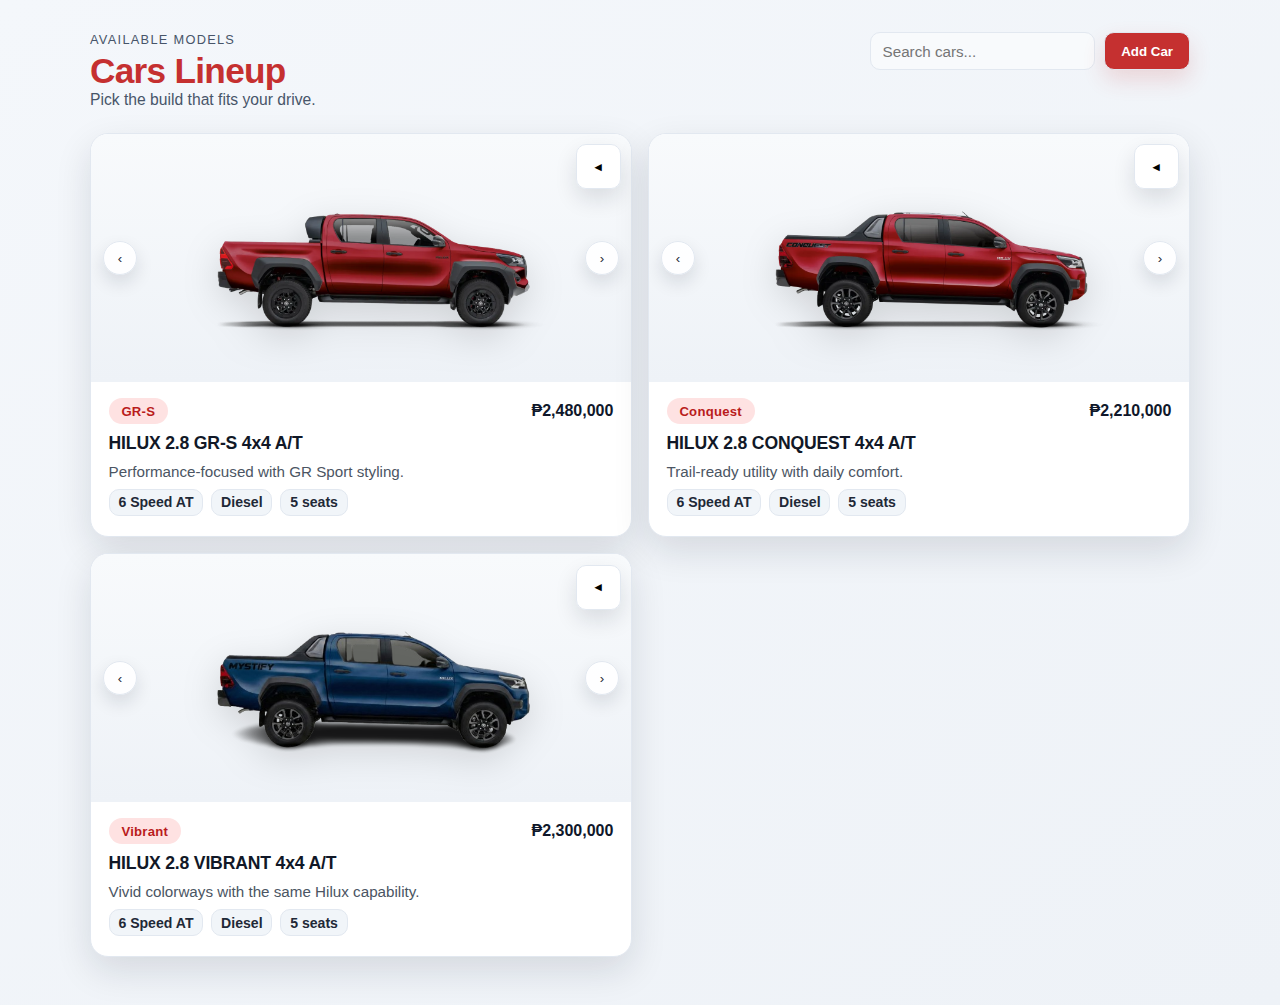
<file: components/car.html>
<!DOCTYPE html>
<html lang="en">

<head>
    <meta charset="UTF-8">
    <meta name="viewport" content="width=device-width, initial-scale=1.0">
    <title>Car Management</title>
    <link rel="stylesheet" href="../style/global.css">
</head>

<body class="car-body">
    <main class="car-listing">
        <header class="car-listing__header">
            <div>
                <p class="car-listing__eyebrow">Available Models</p>
                <h1 class="car-listing__title">Cars Lineup</h1>
                <p class="car-listing__subtitle">Pick the build that fits your drive.</p>
            </div>
            <div class="car-listing__controls">
                <input id="car-search" class="car-listing__search" type="text" placeholder="Search cars...">
                <button id="car-add-btn" class="car-listing__add-btn" type="button">Add Car</button>
            </div>
        </header>

        <section class="car-grid">
            <article class="car-card" data-car-id="grs">
                <div class="car-card__actions">
                    <button class="car-card__action car-card__action--menu" type="button" aria-label="Actions for GR-S" data-car-id="grs">
                        <span class="car-card__action-icon">◂</span>
                    </button>
                    <div class="car-card__menu" aria-hidden="true">
                        <button class="car-card__menu-item car-card__menu-view" type="button" data-car-id="grs">
                            <img class="car-card__menu-icon" src="../assets/icons/pencil.svg" alt="" aria-hidden="true">
                        </button>
                        <button class="car-card__menu-item car-card__menu-delete" type="button" data-car-id="grs">
                            <img class="car-card__menu-icon" src="../assets/icons/trash-2.svg" alt="" aria-hidden="true">
                        </button>
                    </div>
                </div>
                <div class="car-card__media">
                    <button class="car-card__color-nav car-card__color-nav--prev is-hidden" type="button" aria-label="Previous color" data-nav="prev">&lsaquo;</button>
                    <img class="car-card__image" src="../assets/hilux2.8_gr_red.webp" alt="Hilux 2.8 GR-S in red">
                    <button class="car-card__color-nav car-card__color-nav--next is-hidden" type="button" aria-label="Next color" data-nav="next">&rsaquo;</button>
                </div>
                <div class="car-card__content">
                    <div class="car-card__meta">
                        <span class="car-card__badge">GR-S</span>
                        <span class="car-card__price">₱2,480,000</span>
                    </div>
                    <h2 class="car-card__title">HILUX 2.8 GR-S 4x4 A/T</h2>
                    <p class="car-card__text">Performance-focused with GR Sport styling.</p>
                    <div class="car-card__specs">
                        <span>6 Speed AT</span>
                        <span>Diesel</span>
                        <span>5 seats</span>
                    </div>
                </div>
            </article>

            <article class="car-card" data-car-id="conquest">
                <div class="car-card__actions">
                    <button class="car-card__action car-card__action--menu" type="button" aria-label="Actions for Conquest" data-car-id="conquest">
                        <span class="car-card__action-icon">◂</span>
                    </button>
                    <div class="car-card__menu" aria-hidden="true">
                        <button class="car-card__menu-item car-card__menu-view" type="button" data-car-id="conquest">
                            <img class="car-card__menu-icon" src="../assets/icons/pencil.svg" alt="" aria-hidden="true">
                        </button>
                        <button class="car-card__menu-item car-card__menu-delete" type="button" data-car-id="conquest">
                            <img class="car-card__menu-icon" src="../assets/icons/trash-2.svg" alt="" aria-hidden="true">
                        </button>
                    </div>
                </div>
                <div class="car-card__media">
                    <button class="car-card__color-nav car-card__color-nav--prev is-hidden" type="button" aria-label="Previous color" data-nav="prev">&lsaquo;</button>
                    <img class="car-card__image" src="../assets/hilux2.8_con_red.webp" alt="Hilux 2.8 Conquest in red">
                    <button class="car-card__color-nav car-card__color-nav--next is-hidden" type="button" aria-label="Next color" data-nav="next">&rsaquo;</button>
                </div>
                <div class="car-card__content">
                    <div class="car-card__meta">
                        <span class="car-card__badge">Conquest</span>
                        <span class="car-card__price">₱2,210,000</span>
                    </div>
                    <h2 class="car-card__title">HILUX 2.8 CONQUEST 4x4 A/T</h2>
                    <p class="car-card__text">Trail-ready utility with daily comfort.</p>
                    <div class="car-card__specs">
                        <span>6 Speed AT</span>
                        <span>Diesel</span>
                        <span>5 seats</span>
                    </div>
                </div>
            </article>

            <article class="car-card" data-car-id="vibrant">
                <div class="car-card__actions">
                    <button class="car-card__action car-card__action--menu" type="button" aria-label="Actions for Vibrant" data-car-id="vibrant">
                        <span class="car-card__action-icon">◂</span>
                    </button>
                    <div class="car-card__menu" aria-hidden="true">
                        <button class="car-card__menu-item car-card__menu-view" type="button" data-car-id="vibrant">
                            <img class="car-card__menu-icon" src="../assets/icons/pencil.svg" alt="" aria-hidden="true">
                        </button>
                        <button class="car-card__menu-item car-card__menu-delete" type="button" data-car-id="vibrant">
                            <img class="car-card__menu-icon" src="../assets/icons/trash-2.svg" alt="" aria-hidden="true">
                        </button>
                    </div>
                </div>
                <div class="car-card__media">
                    <button class="car-card__color-nav car-card__color-nav--prev is-hidden" type="button" aria-label="Previous color" data-nav="prev">&lsaquo;</button>
                    <img class="car-card__image" src="../assets/hilux2.8_vibrant_blue.png" alt="Hilux 2.8 Vibrant in blue">
                    <button class="car-card__color-nav car-card__color-nav--next is-hidden" type="button" aria-label="Next color" data-nav="next">&rsaquo;</button>
                </div>
                <div class="car-card__content">
                    <div class="car-card__meta">
                        <span class="car-card__badge">Vibrant</span>
                        <span class="car-card__price">₱2,300,000</span>
                    </div>
                    <h2 class="car-card__title">HILUX 2.8 VIBRANT 4x4 A/T</h2>
                    <p class="car-card__text">Vivid colorways with the same Hilux capability.</p>
                    <div class="car-card__specs">
                        <span>6 Speed AT</span>
                        <span>Diesel</span>
                        <span>5 seats</span>
                    </div>
                </div>
            </article>
        </section>
    </main>
    <div id="car-modal-root" class="car-modal__overlay is-hidden"></div>
    <div id="car-form-modal-root" class="car-modal__overlay is-hidden"></div>

    <script src="../script/jquery.min.js"></script>
    <script src="../script/localstorage.js"></script>
    <script src="../script/car.js"></script>
    <script src="../script/search.js"></script>
</body>

</html>
</file>
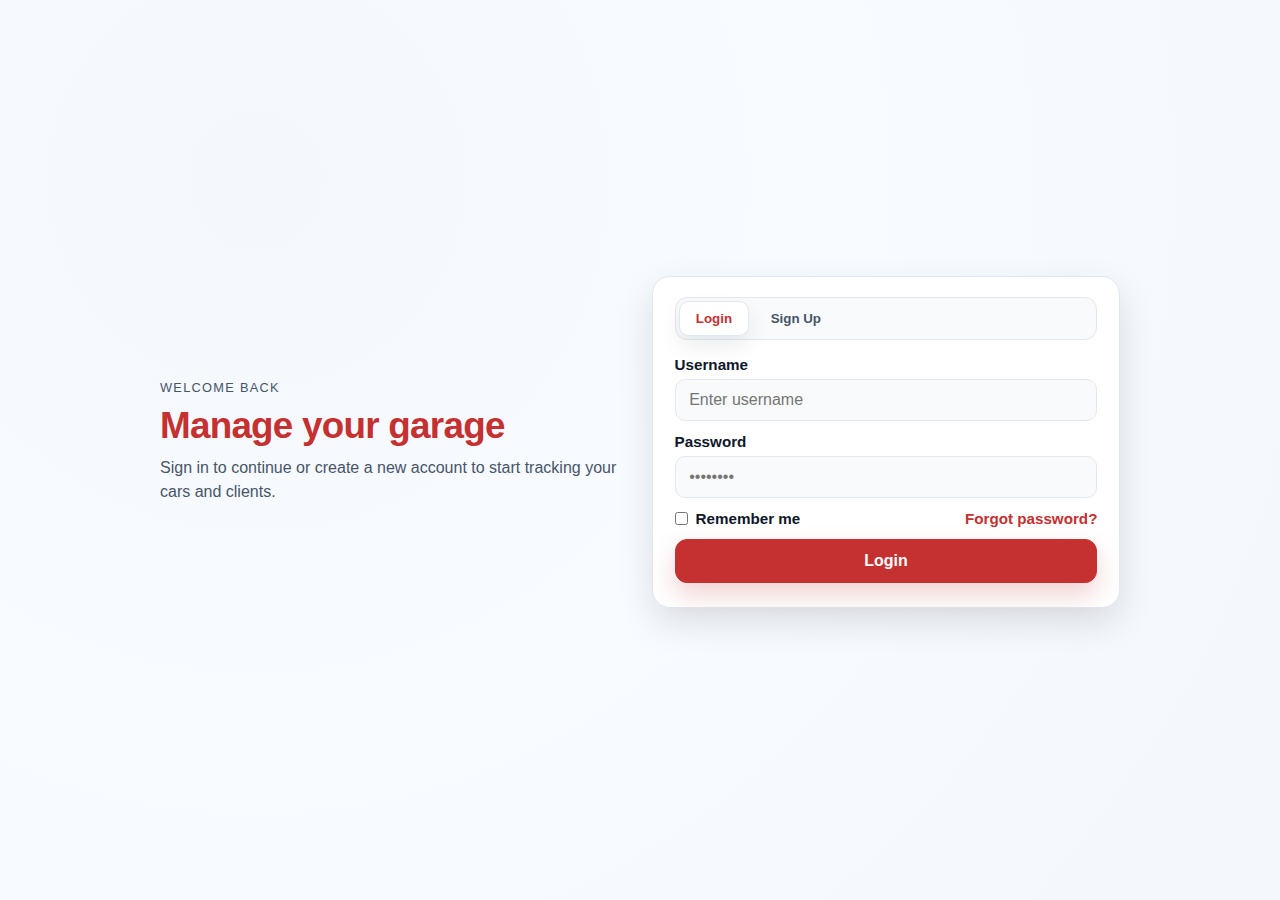
<file: components/loginsignupform.html>
<!DOCTYPE html>
<html lang="en">

<head>
    <meta charset="UTF-8">
    <meta name="viewport" content="width=device-width, initial-scale=1.0">
    <title>Login / Sign Up</title>
    <link rel="stylesheet" href="../style/global.css">
</head>

<body class="auth-body">
    <main class="auth">
        <section class="auth__intro">
            <p class="auth__eyebrow">Welcome back</p>
            <h1 class="auth__title">Manage your garage</h1>
            <p class="auth__text">Sign in to continue or create a new account to start tracking your cars and clients.</p>
        </section>

        <section class="auth__card">
            <div class="auth__tabs" role="tablist" aria-label="Auth form tabs">
                <button class="auth__tab is-active" data-tab="login" type="button" aria-selected="true">Login</button>
                <button class="auth__tab" data-tab="signup" type="button" aria-selected="false">Sign Up</button>
            </div>

            <form class="auth__form" id="auth-login" aria-label="Login form">
                <div id="auth-toast" class="auth__toast is-hidden" role="status"></div>
                <label class="auth__label">
                    <span>Username</span>
                    <input class="auth__input" type="text" name="username" placeholder="Enter username" required>
                </label>
                <label class="auth__label">
                    <span>Password</span>
                    <input class="auth__input" type="password" name="password" placeholder="••••••••" required>
                </label>
                <div class="auth__actions">
                    <label class="auth__checkbox">
                        <input type="checkbox" name="remember">
                        <span>Remember me</span>
                    </label>
                    <a class="auth__link" href="#">Forgot password?</a>
                </div>
                <button class="auth__submit" type="submit">Login</button>
            </form>

            <form class="auth__form is-hidden" id="auth-signup" aria-label="Sign up form">
                <label class="auth__label">
                    <span>Username</span>
                    <input class="auth__input" type="text" name="username" placeholder="Create a username" required>
                </label>
                <label class="auth__label">
                    <span>Password</span>
                    <input class="auth__input" type="password" name="password" placeholder="Create a password" required>
                </label>
                <button class="auth__submit" type="submit">Create account</button>
            </form>
        </section>
    </main>

    <script>
        (() => {
            const tabs = document.querySelectorAll('.auth__tab');
            const loginForm = document.getElementById('auth-login');
            const signupForm = document.getElementById('auth-signup');
            const ROLE_KEY = 'app-role';
            const USER_KEY = 'app-user-current';
            const USERS_KEY = 'app-users';
            const toast = document.getElementById('auth-toast');

            const setActive = (tab) => {
                tabs.forEach((btn) => {
                    const isActive = btn === tab;
                    btn.classList.toggle('is-active', isActive);
                    btn.setAttribute('aria-selected', String(isActive));
                });

                const target = tab.dataset.tab;
                if (target === 'login') {
                    loginForm.classList.remove('is-hidden');
                    signupForm.classList.add('is-hidden');
                } else {
                    signupForm.classList.remove('is-hidden');
                    loginForm.classList.add('is-hidden');
                }
            };

            const loadUsers = () => {
                try {
                    const raw = window.localStorage && localStorage.getItem(USERS_KEY);
                    return raw ? JSON.parse(raw) : [];
                } catch (e) {
                    return [];
                }
            };

            const saveUsers = (users) => {
                try {
                    window.localStorage && localStorage.setItem(USERS_KEY, JSON.stringify(users));
                } catch (e) {
                    // ignore storage errors
                }
            };

            const setRole = (role) => {
                try {
                    window.localStorage && localStorage.setItem(ROLE_KEY, role);
                } catch (e) {
                    // ignore storage errors
                }
            };

            const setUser = (username) => {
                try {
                    window.localStorage && localStorage.setItem(USER_KEY, username);
                } catch (e) {
                    // ignore storage errors
                }
            };

            const showToast = (message, type = 'error') => {
                if (!toast) return;
                toast.textContent = message;
                toast.classList.remove('is-hidden', 'auth__toast--success', 'auth__toast--error');
                toast.classList.add(type === 'success' ? 'auth__toast--success' : 'auth__toast--error');
            };

            const handleLoginSubmit = (event) => {
                event.preventDefault();
                const form = event.target;
                const username = (form.username?.value || '').trim().toLowerCase();
                const password = (form.password?.value || '').trim().toLowerCase();

                const isAdmin = username === 'admin' && password === 'admin';

                if (isAdmin) {
                    setRole('admin');
                    setUser('admin');
                    showToast('Login successful. Redirecting...', 'success');
                    window.parent.postMessage({ loginSuccess: true, role: 'admin', user: 'admin' }, '*');
                    return;
                }

                const users = loadUsers();
                const match = users.find((u) => u.username === username && u.password === password);
                if (!match) {
                    showToast('Invalid credentials. Please try again or sign up.', 'error');
                    return;
                }

                setRole('client');
                setUser(username);
                showToast('Login successful. Redirecting...', 'success');
                window.parent.postMessage({ loginSuccess: true, role: 'client', user: username }, '*');
            };

            const handleSignupSubmit = (event) => {
                event.preventDefault();
                const form = event.target;
                const username = (form.username?.value || '').trim().toLowerCase();
                const password = (form.password?.value || '').trim().toLowerCase();

                if (!username || !password) {
                    showToast('Please provide a username and password.', 'error');
                    return;
                }

                const users = loadUsers();
                const exists = users.some((u) => u.username === username);
                if (exists) {
                    showToast('Username already exists. Choose another or login.', 'error');
                    return;
                }

                users.push({ username, password });
                saveUsers(users);
                form.reset();
                loginForm.username.value = username;
                loginForm.password.value = '';
                setActive(tabs[0]);
                showToast('Account created. Please login.', 'success');
                loginForm.username.focus();
            };

            tabs.forEach((btn) => {
                btn.addEventListener('click', () => setActive(btn));
            });

            loginForm.addEventListener('submit', handleLoginSubmit);
            signupForm.addEventListener('submit', handleSignupSubmit);
        })();
    </script>
</body>

</html>
</file>
<file: style/global.css>
* {
    margin: 0;
    padding: 0;
    box-sizing: border-box;
}

body {
    font-family: Arial, sans-serif;
    margin: 0;
    padding: 0;
}

:root {
    --nav-surface: rgba(255, 255, 255, 0.82);
    --nav-border: rgba(15, 23, 42, 0.08);
    --nav-text: #0f172a;
    --nav-muted: #475569;
    --nav-accent: #c53030;
    --nav-blur: 10px;
}

/* Main page styles */
body.main-page {
    display: grid;
    grid-template-rows: auto 1fr;
    height: 100vh;
    width: 100vw;
    overflow: hidden;
    gap: 0;
}

.menu-row {
    grid-row: 1;
    overflow: hidden;
    margin: 0;
    padding: 0;
    line-height: 0;
}

.menu-row iframe {
    height: 50px;
    vertical-align: top;
}

.car-row {
    grid-row: 2;
    overflow: auto;
    margin: 0;
    padding: 0;
}

iframe {
    width: 100%;
    height: 100%;
    border: none;
    display: block;
}

/* Menu/Navbar styles */
body.menu-body {
    margin: 0;
    padding: 0;
    background: transparent;
}

nav#main-nav.nav-bar {
    position: fixed;
    top: 0.4rem;
    left: 0.75rem;
    right: 0.75rem;
    z-index: 1000;
    margin: 0;
    padding: 0.35rem 0.75rem;
    background: var(--nav-surface);
    border: 1px solid var(--nav-border);
    border-radius: 14px;
    box-shadow: 0 10px 30px rgba(15, 23, 42, 0.12);
    backdrop-filter: blur(var(--nav-blur));
    -webkit-backdrop-filter: blur(var(--nav-blur));
}

.nav-inner {
    display: flex;
    align-items: center;
    justify-content: space-between;
    gap: 1rem;
    max-width: 1100px;
    margin: 0 auto;
}

.nav-brand {
    display: inline-flex;
    align-items: center;
    gap: 0.45rem;
    font-weight: 800;
    letter-spacing: 0.03em;
    color: var(--nav-text);
    text-transform: uppercase;
}

.nav-brand__mark {
    width: 14px;
    height: 14px;
    border-radius: 999px;
    background: linear-gradient(135deg, var(--nav-accent), #f97316);
    box-shadow: 0 6px 16px rgba(197, 48, 48, 0.35);
}

.nav-brand__text {
    font-size: 0.95rem;
}

.nav-links {
    list-style: none;
    display: flex;
    gap: 0.5rem;
    margin: 0;
    padding: 0;
}

.nav-links li {
    display: inline-flex;
}

.nav-links a {
    position: relative;
    display: inline-flex;
    align-items: center;
    gap: 0.4rem;
    padding: 0.45rem 0.9rem;
    color: var(--nav-text);
    text-decoration: none;
    font-weight: 600;
    font-size: 0.95rem;
    border-radius: 999px;
    transition: color 0.2s ease, background-color 0.2s ease, box-shadow 0.2s ease;
}

.nav-links a:hover {
    color: var(--nav-accent);
    background: rgba(197, 48, 48, 0.08);
    box-shadow: 0 8px 20px rgba(15, 23, 42, 0.08);
}

.nav-links a.active {
    background: var(--nav-accent);
    color: #fff;
    box-shadow: 0 10px 24px rgba(197, 48, 48, 0.3);
}

@media (max-width: 640px) {
    .nav-inner {
        gap: 0.6rem;
    }

    .nav-brand__text {
        display: none;
    }

    .nav-links a {
        padding: 0.4rem 0.8rem;
        font-size: 0.9rem;
    }
}

/* Home carousel */
.home-body {
    background: radial-gradient(circle at 20% 20%, #f4f7fb, #f8fbff 45%, #f4f7fb 90%);
    min-height: 100vh;
    display: flex;
    align-items: center;
    justify-content: center;
    padding: 1rem 1rem;
    color: #111827;
}

.car-carousel {
    max-width: 1100px;
    width: min(1100px, 100%);
    margin: 0 auto;
    display: grid;
    gap: 10px;
    text-align: center;
}

.car-carousel__top {
    display: flex;
    align-items: flex-start;
    justify-content: space-between;
    gap: 1rem;
    flex-wrap: wrap;
}

.car-carousel__title-group {
    display: flex;
    flex-direction: column;
    gap: 0.4rem;
    align-items: flex-start;
}

.car-carousel__badge {
    display: inline-flex;
    align-items: center;
    gap: 0.35rem;
    padding: 0.35rem 0.75rem;
    background: #e8f0ff;
    color: #1d4ed8;
    font-weight: 600;
    border-radius: 999px;
    letter-spacing: 0.01em;
    text-transform: uppercase;
    font-size: 0.75rem;
}

.car-carousel__heading {
    font-size: clamp(1.5rem, 2.4vw, 2rem);
    font-weight: 800;
    letter-spacing: -0.015em;
    color: #c53030;
    text-transform: uppercase;
    text-align: left;
}

.car-carousel__price-card {
    background: #f8fafc;
    border: 1px solid #e2e8f0;
    border-radius: 16px;
    padding: 1.1rem 1.25rem;
    box-shadow: 0 16px 40px rgba(0, 0, 0, 0.08);
    min-width: 260px;
    display: grid;
    gap: 0.35rem;
    text-align: left;
}

.car-carousel__price-main {
    display: flex;
    align-items: baseline;
    gap: 0.4rem;
    color: #111827;
}

.car-carousel__currency {
    font-size: 1.3rem;
    font-weight: 700;
}

.car-carousel__price-value {
    font-size: 1.9rem;
    font-weight: 800;
    letter-spacing: -0.015em;
}

.car-carousel__price-label {
    text-transform: uppercase;
    letter-spacing: 0.08em;
    font-size: 0.7rem;
    color: #6b7280;
    margin-top: -2px;
}

.car-carousel__meta {
    display: grid;
    grid-template-columns: repeat(3, minmax(0, 1fr));
    gap: 0.65rem;
    margin-top: 0.4rem;
}

.car-carousel__meta-item {
    display: grid;
    gap: 0.15rem;
}

.car-carousel__meta-value {
    font-weight: 700;
    color: #1f2937;
    font-size: 0.95rem;
}

.car-carousel__meta-label {
    text-transform: uppercase;
    letter-spacing: 0.06em;
    font-size: 0.68rem;
    color: #6b7280;
}

.car-carousel__interest-btn {
    margin-top: 0.5rem;
    width: 100%;
    padding: 0.7rem 0.9rem;
    border-radius: 12px;
    border: 1px solid #c53030;
    background: #c53030;
    color: #fff;
    font-weight: 800;
    cursor: pointer;
    box-shadow: 0 12px 24px rgba(197, 48, 48, 0.22);
    transition: transform 0.12s ease, box-shadow 0.2s ease;
}

.car-carousel__interest-btn:hover {
    transform: translateY(-1px);
    box-shadow: 0 14px 28px rgba(197, 48, 48, 0.26);
}

.car-carousel__interest-btn:active {
    transform: translateY(0);
}

.car-carousel__interest-btn.is-disabled {
    background: #e2e8f0;
    border-color: #cbd5e1;
    color: #475569;
    box-shadow: none;
    cursor: not-allowed;
    transform: none;
}

.car-carousel__interest-btn.is-disabled:hover {
    box-shadow: none;
    transform: none;
}

.car-carousel__stage {
    display: grid;
    grid-template-columns: auto 1fr auto;
    align-items: center;
    gap: 0.5rem;
}

.car-carousel__image-frame {
    position: relative;
    width: 100%;
    min-height: 280px;
    background: radial-gradient(circle at 50% 120%, rgba(0, 0, 0, 0.08), transparent 45%);
    padding: 0 1rem;
}

.car-carousel__image-frame img {
    width: 100%;
    height: clamp(250px, 40vw, 360px);
    object-fit: contain;
    filter: drop-shadow(0 18px 25px rgba(0, 0, 0, 0.14));
    transition: opacity 0.28s ease;
}

.car-carousel__image-frame img.is-loading {
    opacity: 0;
}

.car-carousel__nav {
    background: #ffffff;
    border: 1px solid #e2e8f0;
    color: #1f2937;
    width: 46px;
    height: 46px;
    border-radius: 999px;
    display: inline-flex;
    align-items: center;
    justify-content: center;
    cursor: pointer;
    box-shadow: 0 10px 25px rgba(0, 0, 0, 0.06);
    transition: transform 0.15s ease, box-shadow 0.2s ease, border-color 0.2s ease;
}

.car-carousel__nav:hover {
    transform: translateY(-1px);
    border-color: #cbd5e1;
    box-shadow: 0 12px 30px rgba(0, 0, 0, 0.09);
}

.car-carousel__nav:active {
    transform: translateY(0);
}

.car-carousel__chevron {
    font-size: 1.4rem;
    line-height: 1;
}

.car-carousel__details {
    display: grid;
    gap: 0.35rem;
    justify-items: center;
}

.car-carousel__tagline {
    color: #4b5563;
    font-size: 0.95rem;
}

.car-carousel__color-name {
    margin-top: 0.35rem;
    font-weight: 600;
    color: #1f2937;
}

.car-carousel__colors {
    margin-top: 0.4rem;
    display: grid;
    gap: 0.65rem;
    justify-items: center;
}

.car-carousel__color-label {
    text-transform: uppercase;
    letter-spacing: 0.08em;
    font-size: 0.75rem;
    color: #6b7280;
}

.car-carousel__swatches {
    display: flex;
    flex-wrap: wrap;
    gap: 0.65rem;
    justify-content: center;
}

.car-carousel__swatch {
    position: relative;
    width: 48px;
    height: 48px;
    border-radius: 14px;
    border: 1px solid #e5e7eb;
    background: #ffffff;
    display: inline-flex;
    align-items: center;
    justify-content: center;
    padding: 6px;
    cursor: pointer;
    transition: border-color 0.2s ease, box-shadow 0.2s ease, transform 0.12s ease;
}

.car-carousel__swatch:hover {
    border-color: #d1d5db;
    transform: translateY(-1px);
}

.car-carousel__swatch.is-active {
    border-color: #c53030;
    box-shadow: 0 12px 26px rgba(197, 48, 48, 0.2);
}

.car-carousel__swatch-chip {
    width: 100%;
    height: 100%;
    border-radius: 10px;
    border: 1px solid rgba(0, 0, 0, 0.06);
}

.car-carousel__swatch-check {
    position: absolute;
    bottom: 6px;
    right: 6px;
    width: 18px;
    height: 18px;
    background: #c53030;
    color: #fff;
    font-size: 0.7rem;
    border-radius: 999px;
    display: none;
    align-items: center;
    justify-content: center;
    box-shadow: 0 4px 12px rgba(0, 0, 0, 0.15);
}

.car-carousel__swatch.is-active .car-carousel__swatch-check {
    display: inline-flex;
}

.car-carousel__progress {
    display: flex;
    justify-content: center;
    gap: 0.5rem;
    margin-top: 0.25rem;
}

.car-carousel__progress-dot {
    width: 10px;
    height: 10px;
    border-radius: 999px;
    background: #e5e7eb;
    transition: width 0.2s ease, background-color 0.2s ease;
}

.car-carousel__progress-dot.is-active {
    background: #c53030;
    width: 26px;
}

/* Car list page */
.car-body {
    background: linear-gradient(145deg, #f4f7fb, #eef2f7);
    min-height: 100vh;
    padding: 2rem 1.25rem 3rem;
    color: #0f172a;
}

.car-listing {
    max-width: 1100px;
    margin: 0 auto;
    display: grid;
    gap: 1.5rem;
}

.car-listing__header {
    display: flex;
    align-items: flex-start;
    justify-content: space-between;
    gap: 1rem;
}

.car-listing__controls {
    display: flex;
    gap: 0.6rem;
    align-items: center;
    justify-content: flex-end;
}

.car-listing__search {
    flex: 1;
    max-width: 320px;
    padding: 0.6rem 0.75rem;
    border: 1px solid #e2e8f0;
    border-radius: 10px;
    background: #f8fafc;
    font-size: 0.95rem;
}

.car-listing__add-btn {
    padding: 0.65rem 1rem;
    border-radius: 10px;
    border: 1px solid #e2e8f0;
    background: #c53030;
    color: #fff;
    font-weight: 700;
    cursor: pointer;
    box-shadow: 0 10px 22px rgba(197, 48, 48, 0.16);
    transition: transform 0.12s ease, box-shadow 0.2s ease, border-color 0.2s ease;
}

.car-listing__add-btn:hover {
    transform: translateY(-1px);
    box-shadow: 0 12px 24px rgba(197, 48, 48, 0.2);
}

.car-listing__add-btn:active {
    transform: translateY(0);
}

.car-listing__eyebrow {
    text-transform: uppercase;
    letter-spacing: 0.1em;
    font-size: 0.8rem;
    color: #475569;
    margin-bottom: 0.25rem;
}

.car-listing__title {
    font-size: clamp(1.8rem, 3vw, 2.2rem);
    font-weight: 800;
    letter-spacing: -0.02em;
    color: #c53030;
}

.car-listing__subtitle {
    color: #475569;
    font-size: 0.98rem;
}

.car-grid {
    display: grid;
    grid-template-columns: repeat(2, minmax(0, 1fr));
    gap: 1rem;
}

.car-card {
    background: #ffffff;
    border: 1px solid #e2e8f0;
    border-radius: 18px;
    overflow: hidden;
    box-shadow: 0 14px 36px rgba(15, 23, 42, 0.12);
    display: grid;
    grid-template-rows: auto 1fr;
    position: relative;
}

.car-card__media {
    background: linear-gradient(180deg, #f8fafc, #eef2f7);
    padding: 0.75rem;
    position: relative;
}

.car-card__media img {
    width: 100%;
    height: 220px;
    object-fit: contain;
    filter: drop-shadow(0 10px 18px rgba(0, 0, 0, 0.14));
}

.car-card__content {
    padding: 1rem 1.1rem 1.25rem;
    display: grid;
    gap: 0.55rem;
}

.car-card__meta {
    display: flex;
    align-items: center;
    justify-content: space-between;
    gap: 0.75rem;
}

.car-card__badge {
    background: #fee2e2;
    color: #b91c1c;
    border-radius: 999px;
    padding: 0.35rem 0.8rem;
    font-size: 0.82rem;
    font-weight: 700;
    letter-spacing: 0.02em;
}

.car-card__price {
    font-weight: 800;
    color: #0f172a;
    font-size: 1rem;
}

.car-card__title {
    font-size: 1.1rem;
    font-weight: 800;
    letter-spacing: -0.01em;
    color: #111827;
}

.car-card__text {
    color: #4b5563;
    font-size: 0.95rem;
}

.car-card__specs {
    display: flex;
    flex-wrap: wrap;
    gap: 0.5rem;
    color: #1f2937;
    font-weight: 600;
}

.car-card__specs span {
    background: #f1f5f9;
    border: 1px solid #e2e8f0;
    border-radius: 10px;
    padding: 0.3rem 0.55rem;
    font-size: 0.88rem;
}

.car-card__actions {
    position: absolute;
    top: 0.65rem;
    right: 0.65rem;
    display: inline-flex;
    flex-direction: column;
    align-items: flex-end;
    gap: 0.3rem;
    z-index: 2;
}

.car-card__action {
    position: relative;
    width: 45px;
    height: 45px;
    border-radius: 10px;
    border: 1px solid #e2e8f0;
    background: rgba(255, 255, 255, 0.92);
    display: inline-flex;
    align-items: center;
    justify-content: center;
    cursor: pointer;
    box-shadow: 0 10px 22px rgba(15, 23, 42, 0.12);
    transition: transform 0.15s ease, box-shadow 0.2s ease, border-color 0.2s ease;
    z-index: 2;
}
.car-card__action:hover {
    transform: translateY(-1px);
    border-color: #cbd5e1;
    box-shadow: 0 12px 26px rgba(15, 23, 42, 0.16);
}

.car-card__action:active {
    transform: translateY(0);
}

.car-card__action-icon {
    width: 16px;
    height: 16px;
    display: block;
    text-align: center;
    font-weight: 700;
}

.car-card__menu-label {
    font-size: 0.9rem;
}
.car-card__menu {
    position: absolute;
    top: 0;
    right: 44px;
    min-width: auto;
    background: #ffffff;
    border: 1px solid #e2e8f0;
    border-radius: 12px;
    box-shadow: 0 16px 32px rgba(15, 23, 42, 0.15);
    padding: 0.3rem;
    display: none;
    flex-direction: row;
    gap: 0.25rem;
}

.car-card__menu.is-open {
    display: flex;
}

.car-card__menu-item {
    border: none;
    background: #f8fafc;
    border-radius: 10px;
    padding: 0.35rem;
    cursor: pointer;
    display: inline-flex;
    align-items: center;
    justify-content: center;
    gap: 0.4rem;
    transition: background-color 0.15s ease, transform 0.12s ease;
    width: 34px;
    height: 34px;
}

.car-card__menu-item:hover {
    background: #eef2f7;
    transform: translateY(-1px);
}

.car-card__menu-icon {
    width: 14px;
    height: 14px;
    display: block;
}

.car-card__color-nav {
    position: absolute;
    top: 50%;
    transform: translateY(-50%);
    width: 34px;
    height: 34px;
    border-radius: 999px;
    border: 1px solid #e2e8f0;
    background: rgba(255, 255, 255, 0.9);
    color: #1f2937;
    display: inline-flex;
    align-items: center;
    justify-content: center;
    cursor: pointer;
    box-shadow: 0 8px 18px rgba(15, 23, 42, 0.12);
    transition: transform 0.15s ease, box-shadow 0.2s ease, border-color 0.2s ease;
    z-index: 2;
}

.car-card__color-nav:hover {
    transform: translateY(calc(-50% - 1px));
    border-color: #cbd5e1;
    box-shadow: 0 10px 22px rgba(15, 23, 42, 0.14);
}

.car-card__color-nav--prev {
    left: 0.75rem;
}

.car-card__color-nav--next {
    right: 0.75rem;
}

.car-modal__overlay {
    position: fixed;
    inset: 0;
    background: rgba(15, 23, 42, 0.5);
    display: flex;
    align-items: center;
    justify-content: center;
    padding: 1rem;
    z-index: 1200;
}

.car-modal__overlay.is-hidden {
    display: none;
}

.car-modal {
    background: #ffffff;
    border-radius: 16px;
    box-shadow: 0 24px 50px rgba(15, 23, 42, 0.2);
    max-width: 760px;
    width: min(760px, 100%);
    max-height: 90vh;
    overflow: hidden;
    position: relative;
    display: grid;
    grid-template-rows: auto 1fr;
}

.car-modal__close {
    position: absolute;
    top: 0.75rem;
    right: 0.75rem;
    width: 38px;
    height: 38px;
    border-radius: 12px;
    border: 1px solid #e2e8f0;
    background: #fff;
    font-size: 1.1rem;
    cursor: pointer;
    box-shadow: 0 12px 28px rgba(15, 23, 42, 0.12);
    transition: transform 0.15s ease, box-shadow 0.2s ease, border-color 0.2s ease;
    z-index: 2;
}

.car-modal__close:hover {
    transform: translateY(-1px);
    border-color: #cbd5e1;
    box-shadow: 0 14px 32px rgba(15, 23, 42, 0.16);
}

.car-modal__media {
    background: linear-gradient(180deg, #f8fafc, #eef2f7);
    padding: 1.25rem;
    position: relative;
}

.car-modal__media img {
    width: 100%;
    height: 320px;
    object-fit: contain;
    filter: drop-shadow(0 12px 20px rgba(0, 0, 0, 0.16));
}

.car-modal__body {
    padding: 1.3rem 1.4rem 1.5rem;
    display: grid;
    gap: 0.65rem;
    max-height: calc(90vh - 360px);
    overflow-y: auto;
    scrollbar-width: none;
}
.car-modal__body::-webkit-scrollbar {
    display: none;
}

.car-modal__row {
    display: grid;
    grid-template-columns: repeat(auto-fit, minmax(160px, 1fr));
    gap: 0.75rem;
    align-items: center;
}

.car-modal__row--top {
    grid-template-columns: minmax(240px, 1.3fr) minmax(140px, 0.8fr) minmax(160px, 0.8fr);
}

.car-modal__badge {
    background: #f8fafc;
    color: #111827;
    border-radius: 10px;
    padding: 0.55rem 0.75rem;
    font-weight: 400;
    letter-spacing: 0;
    font-size: 0.96rem;
}

.car-modal__price {
    font-weight: 400;
    color: #111827;
    font-size: 0.96rem;
}

.car-modal__title {
    font-size: 0.96rem;
    font-weight: 400;
    letter-spacing: 0;
    color: #111827;
    max-width: 100%;
}

.car-modal__tagline {
    color: #4b5563;
    font-size: 0.96rem;
    max-width: 100%;
}

.car-modal__input {
    width: 100%;
    border: 1px solid #e2e8f0;
    border-radius: 10px;
    padding: 0.55rem 0.75rem;
    font-size: 0.95rem;
    color: #111827;
    background: #f8fafc;
    transition: border-color 0.15s ease, box-shadow 0.15s ease;
    resize: vertical;
    font-weight: 400;
}

.car-modal__input:focus {
    outline: none;
    border-color: #c53030;
    box-shadow: 0 0 0 3px rgba(197, 48, 48, 0.15);
}

.car-modal__textarea {
    min-height: 80px;
}

.car-modal__input-group {
    display: flex;
    align-items: center;
    gap: 0.45rem;
    max-width: 260px;
}

.car-modal__input-group .car-modal__input {
    flex: 1;
}

.car-modal__prefix {
    display: inline-flex;
    align-items: center;
    justify-content: center;
    padding: 0.55rem 0.7rem;
    border: 1px solid #e2e8f0;
    border-radius: 10px;
    background: #f8fafc;
    font-weight: 700;
    color: #1f2937;
    font-size: 0.95rem;
}

.car-modal__colors {
    display: grid;
    gap: 0.4rem;
    margin-top: 0.35rem;
}

.car-modal__colors-header {
    display: flex;
    justify-content: space-between;
    align-items: center;
    gap: 0.5rem;
}

.car-modal__colors-header h3 {
    margin: 0;
    font-size: 1rem;
    font-weight: 800;
    color: #111827;
}

.car-modal__colors-help {
    color: #6b7280;
    font-size: 0.85rem;
}

.car-modal__color-list {
    display: grid;
    gap: 0.35rem;
    grid-template-columns: repeat(auto-fit, minmax(180px, 1fr));
}

.car-modal__actions {
    display: flex;
    justify-content: flex-end;
    margin-top: 0.25rem;
}

.car-modal__save {
    padding: 0.6rem 1.2rem;
    border-radius: 10px;
    border: none;
    background: #c53030;
    color: #fff;
    font-weight: 700;
    cursor: pointer;
    box-shadow: 0 10px 20px rgba(197, 48, 48, 0.18);
    transition: transform 0.12s ease, box-shadow 0.2s ease, background-color 0.2s ease;
}

.car-modal__save:hover {
    transform: translateY(-1px);
    box-shadow: 0 12px 24px rgba(197, 48, 48, 0.22);
}

.car-modal__save:active {
    transform: translateY(0);
}

.car-modal__color-item {
    display: grid;
    gap: 0.25rem;
}

.car-modal__color-label {
    font-size: 0.88rem;
    font-weight: 700;
    color: #1f2937;
}

.car-modal__color-input {
    border: 1px solid #e2e8f0;
    border-radius: 10px;
    padding: 0.55rem 0.75rem;
    font-size: 0.95rem;
    color: #111827;
    background: #f8fafc;
    transition: border-color 0.15s ease, box-shadow 0.15s ease;
    width: 100%;
    font-weight: 400;
}

.car-modal__color-nav {
    position: absolute;
    top: 50%;
    transform: translateY(-50%);
    width: 38px;
    height: 38px;
    border-radius: 999px;
    border: 1px solid #e2e8f0;
    background: rgba(255, 255, 255, 0.92);
    color: #1f2937;
    display: inline-flex;
    align-items: center;
    justify-content: center;
    cursor: pointer;
    box-shadow: 0 12px 22px rgba(15, 23, 42, 0.14);
    transition: transform 0.15s ease, box-shadow 0.2s ease, border-color 0.2s ease;
    z-index: 2;
}

.car-modal__color-nav:hover {
    transform: translateY(calc(-50% - 1px));
    border-color: #cbd5e1;
    box-shadow: 0 14px 28px rgba(15, 23, 42, 0.16);
}

.car-modal__color-nav--prev {
    left: 0.75rem;
}

.car-modal__color-nav--next {
    right: 0.75rem;
}

.car-modal__image.is-add {
    opacity: 0.85;
    cursor: pointer;
}

.car-modal__specs {
    display: flex;
    flex-wrap: wrap;
    gap: 0.6rem;
    max-width: 100%;
}

.car-modal__specs--grid {
    display: grid;
    grid-template-columns: repeat(auto-fit, minmax(180px, 1fr));
    gap: 0.6rem;
}

.car-modal__specs span {
    background: #f1f5f9;
    border: 1px solid #e2e8f0;
    border-radius: 10px;
    padding: 0.35rem 0.7rem;
    font-size: 0.9rem;
    font-weight: 600;
    color: #1f2937;
}

/* Clients page */
.clients-body {
    background: linear-gradient(135deg, #f8fafc, #eef2f7);
    min-height: 100vh;
    padding: 2rem 1.25rem 3rem;
    color: #0f172a;
}

.clients {
    max-width: 1100px;
    margin: 0 auto;
    display: grid;
    gap: 1.25rem;
}

.clients__header {
    display: flex;
    align-items: flex-start;
    justify-content: space-between;
    gap: 1rem;
}

.clients__eyebrow {
    text-transform: uppercase;
    letter-spacing: 0.1em;
    font-size: 0.8rem;
    color: #475569;
    margin-bottom: 0.25rem;
}

.clients__title {
    font-size: clamp(1.8rem, 3vw, 2.2rem);
    font-weight: 800;
    letter-spacing: -0.02em;
    color: #c53030;
}

.clients__subtitle {
    color: #475569;
    font-size: 0.98rem;
}

.clients__table-card {
    background: #ffffff;
    border: 1px solid #e2e8f0;
    border-radius: 18px;
    box-shadow: 0 14px 36px rgba(15, 23, 42, 0.12);
    overflow: hidden;
}

.clients__table-wrapper {
    width: 100%;
    overflow-x: auto;
}

.clients-table {
    width: 100%;
    border-collapse: collapse;
    min-width: 720px;
}

.clients-table th,
.clients-table td {
    padding: 0.9rem 1rem;
    text-align: left;
    border-bottom: 1px solid #e2e8f0;
}

.clients-table th {
    text-transform: uppercase;
    letter-spacing: 0.08em;
    font-size: 0.82rem;
    color: #6b7280;
    background: #f8fafc;
}

.clients-table td {
    font-size: 0.98rem;
    color: #0f172a;
}

.clients-table tbody tr:nth-child(even) {
    background: #f8fafc;
}

.clients-table tbody tr:hover {
    background: #f1f5f9;
}

.clients__empty {
    padding: 1rem;
    text-align: center;
    color: #475569;
    font-weight: 600;
}

/* Auth page */
.auth-body {
    min-height: 100vh;
    background: radial-gradient(circle at 20% 20%, #f4f7fb, #f8fbff 45%, #f4f7fb 90%);
    display: flex;
    align-items: center;
    justify-content: center;
    padding: 2rem 1.25rem 3rem;
    color: #0f172a;
}

.auth {
    max-width: 960px;
    width: min(960px, 100%);
    display: grid;
    grid-template-columns: repeat(auto-fit, minmax(320px, 1fr));
    gap: 1.5rem;
    align-items: center;
}

.auth__intro {
    display: grid;
    gap: 0.6rem;
}

.auth__eyebrow {
    text-transform: uppercase;
    letter-spacing: 0.1em;
    font-size: 0.8rem;
    color: #475569;
    margin: 0;
}

.auth__title {
    margin: 0;
    font-size: clamp(1.9rem, 3vw, 2.3rem);
    font-weight: 800;
    letter-spacing: -0.02em;
    color: #c53030;
}

.auth__text {
    margin: 0;
    color: #475569;
    font-size: 1rem;
    max-width: 520px;
    line-height: 1.5;
}

.auth__card {
    background: #ffffff;
    border: 1px solid #e2e8f0;
    border-radius: 18px;
    box-shadow: 0 14px 36px rgba(15, 23, 42, 0.12);
    padding: 1.25rem 1.35rem 1.5rem;
    display: grid;
    gap: 1rem;
}

.auth__tabs {
    display: inline-flex;
    background: #f8fafc;
    border: 1px solid #e2e8f0;
    border-radius: 12px;
    padding: 0.2rem;
    gap: 0.35rem;
}

.auth__tab {
    border: none;
    background: transparent;
    padding: 0.55rem 1rem;
    border-radius: 10px;
    font-weight: 700;
    color: #475569;
    cursor: pointer;
    transition: background-color 0.15s ease, color 0.15s ease, box-shadow 0.2s ease;
}

.auth__tab.is-active {
    background: #ffffff;
    color: #c53030;
    box-shadow: 0 10px 22px rgba(15, 23, 42, 0.08);
    border: 1px solid #e2e8f0;
}

.auth__form {
    display: grid;
    gap: 0.75rem;
}

.auth__label {
    display: grid;
    gap: 0.35rem;
    font-weight: 700;
    color: #0f172a;
    font-size: 0.95rem;
}

.auth__input {
    width: 100%;
    border: 1px solid #e2e8f0;
    border-radius: 10px;
    padding: 0.7rem 0.85rem;
    font-size: 1rem;
    color: #0f172a;
    background: #f8fafc;
    transition: border-color 0.15s ease, box-shadow 0.15s ease;
}

.auth__input:focus {
    outline: none;
    border-color: #c53030;
    box-shadow: 0 0 0 3px rgba(197, 48, 48, 0.15);
}

.auth__actions {
    display: flex;
    align-items: center;
    justify-content: space-between;
    gap: 0.75rem;
    flex-wrap: wrap;
    font-size: 0.95rem;
}

.auth__checkbox {
    display: inline-flex;
    align-items: center;
    gap: 0.5rem;
    color: #0f172a;
    font-weight: 600;
}

.auth__link {
    color: #c53030;
    font-weight: 700;
    text-decoration: none;
}

.auth__link:hover {
    text-decoration: underline;
}

.auth__submit {
    padding: 0.75rem 1rem;
    border-radius: 12px;
    border: 1px solid #c53030;
    background: #c53030;
    color: #ffffff;
    font-weight: 800;
    font-size: 1rem;
    cursor: pointer;
    box-shadow: 0 12px 26px rgba(197, 48, 48, 0.22);
    transition: transform 0.12s ease, box-shadow 0.2s ease;
}

.auth__submit:hover {
    transform: translateY(-1px);
    box-shadow: 0 14px 28px rgba(197, 48, 48, 0.26);
}

.auth__submit:active {
    transform: translateY(0);
}

.auth__toast {
    margin-bottom: 0.35rem;
    padding: 0.6rem 0.8rem;
    border-radius: 10px;
    font-weight: 700;
    font-size: 0.95rem;
    background: #fef3c7;
    color: #92400e;
    border: 1px solid #fcd34d;
}

.auth__toast--success {
    background: #ecfdf3;
    color: #166534;
    border-color: #4ade80;
}

.auth__toast--error {
    background: #fef2f2;
    color: #991b1b;
    border-color: #fecaca;
}

/* Interest modal */
.interest-modal {
    position: fixed;
    inset: 0;
    background: rgba(15, 23, 42, 0.5);
    display: flex;
    align-items: center;
    justify-content: center;
    padding: 1rem;
    z-index: 1500;
}

.interest-modal__dialog {
    background: #ffffff;
    border: 1px solid #e2e8f0;
    border-radius: 16px;
    box-shadow: 0 20px 50px rgba(15, 23, 42, 0.18);
    width: min(480px, 100%);
    display: grid;
    gap: 0.85rem;
    padding: 1.35rem 1.5rem 1.25rem;
}

.interest-modal__title {
    margin: 0;
    font-size: 1.2rem;
    font-weight: 800;
    color: #0f172a;
}

.interest-modal__text {
    margin: 0;
    color: #475569;
    font-size: 0.98rem;
}

.interest-modal__form {
    display: grid;
    gap: 0.75rem;
}

.interest-modal__label {
    display: grid;
    gap: 0.35rem;
    font-weight: 700;
    color: #0f172a;
    font-size: 0.95rem;
}

.interest-modal__input {
    width: 100%;
    border: 1px solid #e2e8f0;
    border-radius: 10px;
    padding: 0.65rem 0.85rem;
    font-size: 1rem;
    color: #0f172a;
    background: #f8fafc;
    transition: border-color 0.15s ease, box-shadow 0.15s ease;
}

.interest-modal__input:focus {
    outline: none;
    border-color: #c53030;
    box-shadow: 0 0 0 3px rgba(197, 48, 48, 0.15);
}

.interest-modal__actions {
    display: flex;
    justify-content: flex-end;
    gap: 0.75rem;
}

.interest-modal__row {
    display: grid;
    grid-template-columns: repeat(auto-fit, minmax(140px, 1fr));
    gap: 0.75rem;
}

.interest-modal__input-group {
    display: grid;
    grid-template-columns: 1fr auto;
    gap: 0.5rem;
    align-items: center;
}

.interest-modal__help {
    color: #6b7280;
    font-size: 0.85rem;
    margin-top: 0.25rem;
}

.interest-modal__btn {
    padding: 0.65rem 1.1rem;
    border-radius: 10px;
    border: 1px solid #e2e8f0;
    font-weight: 700;
    cursor: pointer;
    font-size: 0.95rem;
    min-width: 120px;
    transition: transform 0.12s ease, box-shadow 0.2s ease, background-color 0.2s ease, color 0.2s ease;
}

.interest-modal__btn:hover {
    transform: translateY(-1px);
}

.interest-modal__btn--secondary {
    background: #f8fafc;
    color: #0f172a;
}

.interest-modal__btn--secondary:hover {
    box-shadow: 0 10px 22px rgba(15, 23, 42, 0.12);
}

.interest-modal__btn--ghost {
    background: #f8fafc;
    color: #0f172a;
    border-color: #e2e8f0;
}

.interest-modal__btn--ghost:hover {
    box-shadow: 0 8px 18px rgba(15, 23, 42, 0.1);
    transform: translateY(-1px);
}

.interest-modal__btn--primary {
    background: #c53030;
    color: #ffffff;
    border-color: #c53030;
    box-shadow: 0 12px 24px rgba(197, 48, 48, 0.2);
}

.interest-modal__btn--primary:hover {
    box-shadow: 0 14px 28px rgba(197, 48, 48, 0.24);
}

.interest-toast {
    position: fixed;
    inset: 0;
    background: rgba(15, 23, 42, 0.35);
    display: flex;
    align-items: center;
    justify-content: center;
    padding: 1rem;
    z-index: 1550;
}

.interest-toast__dialog {
    background: #0f172a;
    color: #f8fafc;
    border-radius: 14px;
    padding: 1rem 1.25rem;
    box-shadow: 0 16px 38px rgba(15, 23, 42, 0.25);
    display: flex;
    align-items: center;
    gap: 0.8rem;
}

.interest-toast__text {
    margin: 0;
    font-weight: 700;
}

.interest-toast__btn {
    padding: 0.45rem 0.8rem;
    border-radius: 10px;
    border: 1px solid #334155;
    background: #1f2937;
    color: #e2e8f0;
    cursor: pointer;
    font-weight: 700;
    transition: transform 0.12s ease, box-shadow 0.2s ease, background-color 0.2s ease;
}

.interest-toast__btn:hover {
    transform: translateY(-1px);
    box-shadow: 0 10px 22px rgba(15, 23, 42, 0.18);
}

/* Logout modal */
.logout-modal {
    position: fixed;
    inset: 0;
    background: rgba(15, 23, 42, 0.5);
    display: flex;
    align-items: center;
    justify-content: center;
    padding: 1rem;
    z-index: 1500;
}

.logout-modal__dialog {
    background: #ffffff;
    border: 1px solid #e2e8f0;
    border-radius: 16px;
    box-shadow: 0 20px 50px rgba(15, 23, 42, 0.18);
    width: min(420px, 100%);
    display: grid;
    gap: 0.75rem;
    padding: 1.35rem 1.5rem 1.25rem;
    text-align: center;
}

.logout-modal__title {
    margin: 0;
    font-size: 1.2rem;
    font-weight: 800;
    color: #0f172a;
}

.logout-modal__text {
    margin: 0;
    color: #475569;
    font-size: 0.98rem;
}

.logout-modal__actions {
    display: flex;
    justify-content: center;
    gap: 0.75rem;
    margin-top: 0.25rem;
}

.logout-modal__btn {
    padding: 0.65rem 1.1rem;
    border-radius: 10px;
    border: 1px solid #e2e8f0;
    font-weight: 700;
    cursor: pointer;
    font-size: 0.95rem;
    min-width: 120px;
    transition: transform 0.12s ease, box-shadow 0.2s ease, background-color 0.2s ease, color 0.2s ease;
}

.logout-modal__btn:hover {
    transform: translateY(-1px);
}

.logout-modal__btn--secondary {
    background: #f8fafc;
    color: #0f172a;
}

.logout-modal__btn--secondary:hover {
    box-shadow: 0 10px 22px rgba(15, 23, 42, 0.12);
}

.logout-modal__btn--primary {
    background: #c53030;
    color: #ffffff;
    border-color: #c53030;
    box-shadow: 0 12px 24px rgba(197, 48, 48, 0.2);
}

.logout-modal__btn--primary:hover {
    box-shadow: 0 14px 28px rgba(197, 48, 48, 0.24);
}

.is-hidden {
    display: none !important;
}

@media (max-width: 768px) {
    .home-body {
        padding: 2rem 1rem 3rem;
    }

    .car-carousel {
        padding: 2rem 1.2rem 1.8rem;
    }

    .car-carousel__stage {
        grid-template-columns: 1fr 1fr;
        grid-template-areas:
            "image image"
            "prev next";
        gap: 0.9rem 0.75rem;
    }

    .car-carousel__image-frame {
        grid-area: image;
    }

    .car-carousel__nav--prev {
        grid-area: prev;
        justify-self: end;
    }

    .car-carousel__nav--next {
        grid-area: next;
        justify-self: start;
    }

    .car-carousel__nav {
        width: 42px;
        height: 42px;
    }

    .car-carousel__top {
        flex-direction: column;
        align-items: flex-start;
    }

    .car-carousel__heading {
        font-size: clamp(1.7rem, 5vw, 2rem);
    }

    .car-carousel__price-card {
        width: 100%;
    }

    .car-carousel__meta {
        grid-template-columns: repeat(2, minmax(0, 1fr));
    }

    .car-body {
        padding: 5rem 1rem 2.5rem;
    }

    .car-listing__header {
        flex-direction: column;
    }

    .car-grid {
        grid-template-columns: 1fr;
    }

    .car-modal__media img {
        height: 260px;
    }

    .car-modal__color-nav {
        width: 34px;
        height: 34px;
    }

    .clients-body {
        padding: 5rem 1rem 2.5rem;
    }

    .clients {
        gap: 1rem;
    }

    .clients__table-card {
        border-radius: 14px;
    }

    .clients-table {
        min-width: 640px;
    }

    .auth-body {
        padding: 5rem 1rem 2.5rem;
    }

    .auth {
        grid-template-columns: 1fr;
    }

    .interest-modal__dialog {
        width: 100%;
    }
}
</file>
